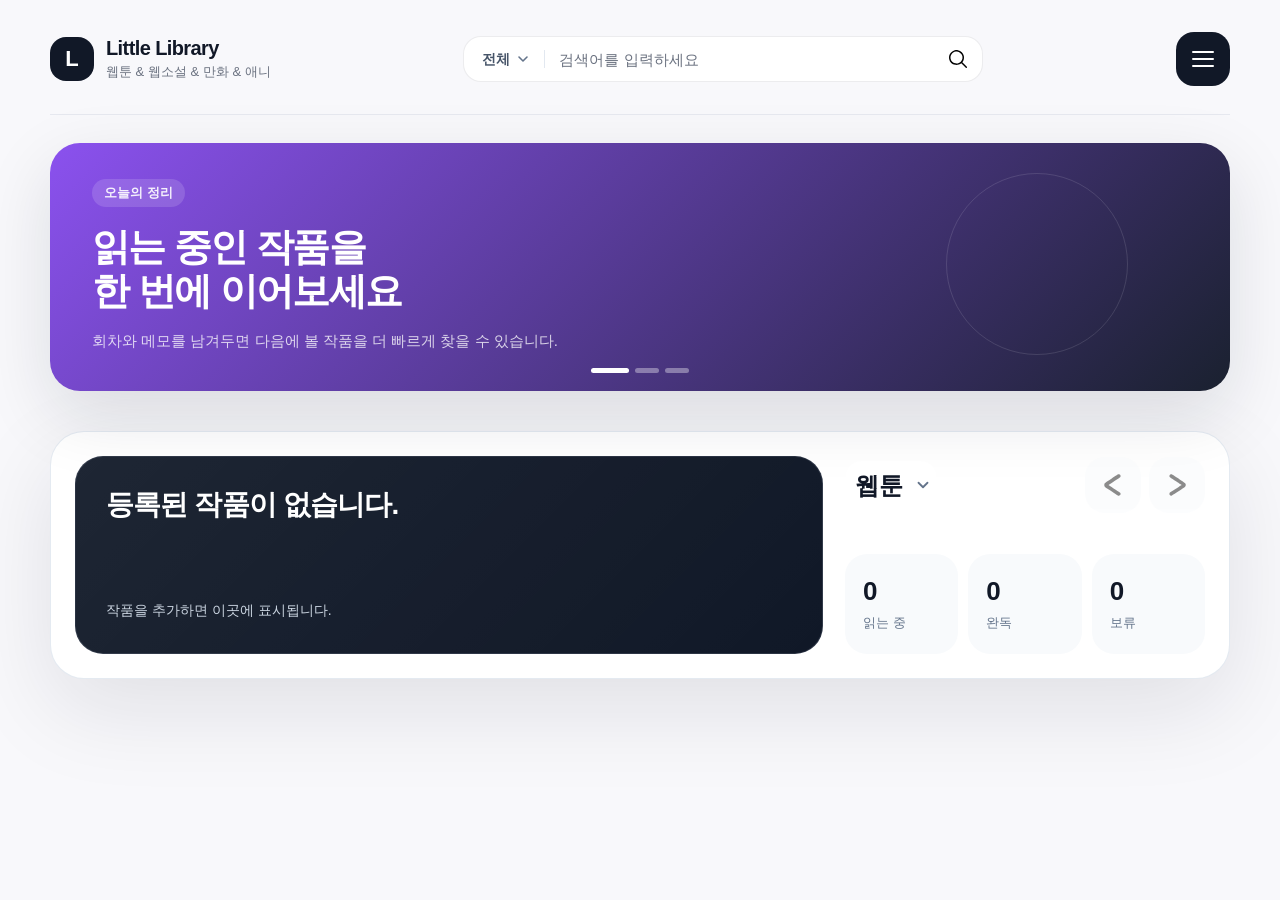
<file: index.html>
<!doctype html>
<html lang="ko">
<head>
  <meta charset="UTF-8">
  <meta http-equiv="refresh" content="0; url=html/main.html">
  <title>나만의 작은 도서관</title>
</head>
<body>
  <script>
    location.href = "html/main.html";
  </script>
  <a href="html/main.html">나만의 작은 도서관 열기</a>
</body>
</html>
</file>
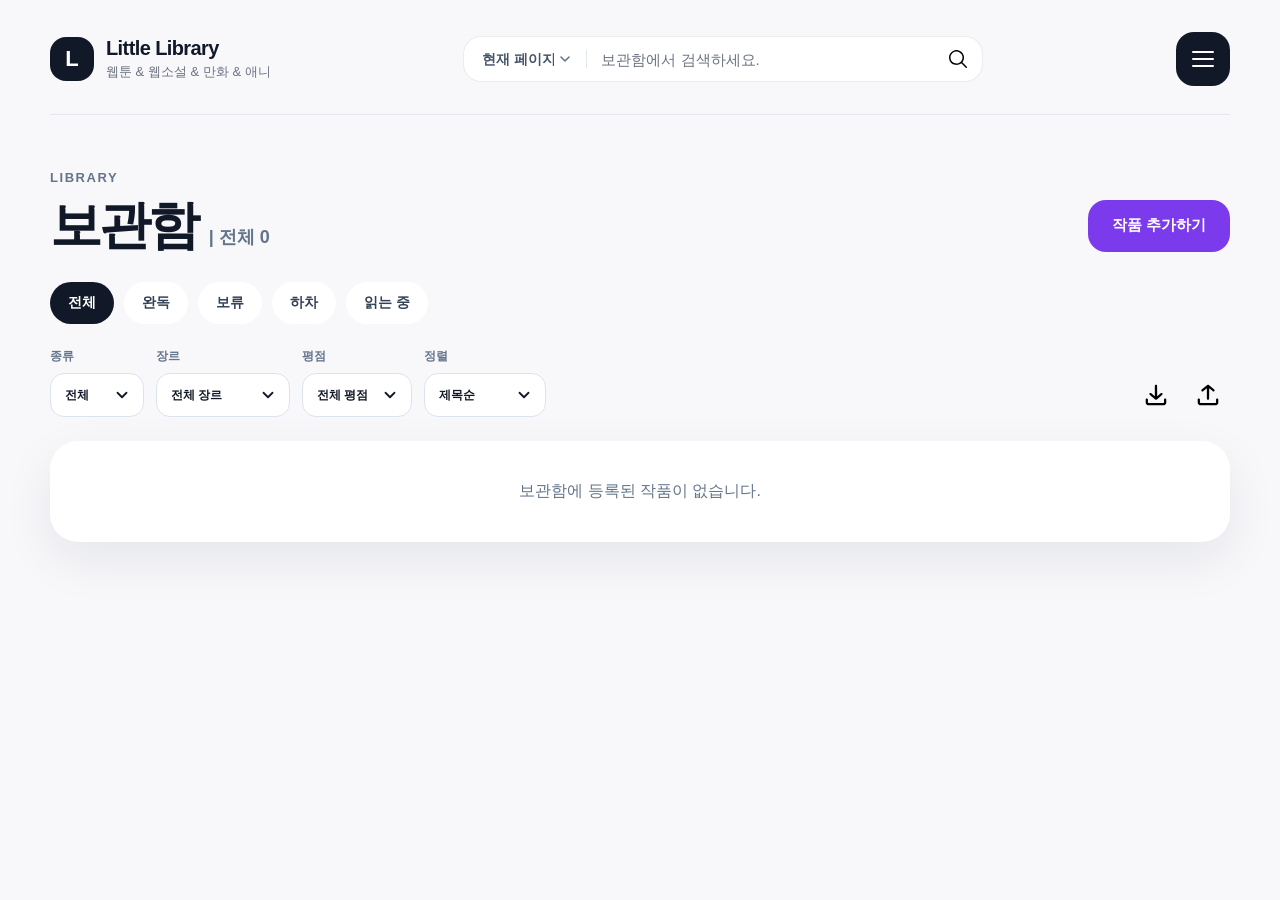
<file: html/library.html>
﻿<!DOCTYPE html>
<html lang="ko">
<head>
  <meta charset="UTF-8" />
  <meta name="viewport" content="width=device-width, initial-scale=1.0" />
  <title>보관함 | Little Library</title>
  <link rel="stylesheet" href="../css/style.css?v=15" />
</head>
<body data-page="library">
  <div class="page">
    <div class="container">
      <header class="header">
        <a href="main.html" class="logo">
          <div class="logo-icon">L</div>
          <div class="logo-text">
            <strong>Little Library</strong>
            <span>웹툰 & 웹소설 & 만화 & 애니</span>
          </div>
        </a>

        <form class="search-box">
          <label class="search-scope-label" aria-label="검색 범위">
            <select id="searchScopeSelect">
              <option value="page">현재 페이지</option>
              <option value="title">제목</option>
              <option value="author">작가</option>
              <option value="tags">태그</option>
              <option value="description">작품소개</option>
              <option value="memo">메모</option>
            </select>
          </label>
          <input id="librarySearchInput" type="text" placeholder="보관함에서 검색하세요." />
          <button type="submit" aria-label="검색">
            <img src="../image/search.svg" alt="검색" />
          </button>
        </form>

        <div class="menu-wrap">
          <button class="menu-button" type="button" aria-label="메뉴 열기">
            <span></span>
            <span></span>
            <span></span>
          </button>
          <div class="dropdown-menu">
            <a href="library.html?page=webtoon">웹툰</a>
            <a href="library.html?page=webnovel">웹소설</a>
            <a href="library.html?page=manga">만화</a>
            <a href="library.html?page=anime">애니</a>
            <a href="library.html?page=recent">최근기록</a>
            <a href="library.html?page=library">보관함</a>
          </div>
        </div>
      </header>

      <main class="library-page">
        <section class="library-head">
          <div>
            <p class="eyebrow" id="libraryEyebrow">LIBRARY</p>
            <div class="library-title-row">
              <div class="library-title-wrap">
                <h1 id="libraryPageTitle">보관함</h1>
                <span class="library-count" id="libraryWorkCount">| 전체 0</span>
              </div>
              <button class="button-primary add-work-button" type="button">작품 추가하기</button>
            </div>
            <p id="libraryDescription">저장한 작품들을 관리하는 페이지입니다.</p>
          </div>
        </section>

        <section class="library-filter">
          <button class="filter-button active" type="button" data-filter="all">전체</button>
          <button class="filter-button" type="button" data-filter="completed">완독</button>
          <button class="filter-button" type="button" data-filter="paused">보류</button>
          <button class="filter-button" type="button" data-filter="dropped">하차</button>
          <button class="filter-button" type="button" data-filter="reading">읽는 중</button>
        </section>

        <section class="library-tools" aria-label="작품 관리 도구">
          <div class="tool-group type-filter-group">
            <label>
              종류
              <select id="typeFilter">
                <option value="all">전체</option>
                <option value="webtoon">웹툰</option>
                <option value="webnovel">웹소설</option>
                <option value="manga">만화</option>
                <option value="anime">애니</option>
              </select>
            </label>
          </div>

          <div class="tool-group">
            <label>
              장르
              <select id="genreFilter">
                <option value="all">전체 장르</option>
              </select>
            </label>
          </div>

          <div class="tool-group">
            <label>
              평점
              <select id="ratingFilter">
                <option value="all">전체 평점</option>
                <option value="5">5점</option>
                <option value="4">4점</option>
                <option value="3">3점</option>
                <option value="2">2점</option>
                <option value="1">1점</option>
              </select>
            </label>
          </div>

          <div class="tool-group">
            <label>
              정렬
              <select id="sortSelect">
                <option value="title">제목순</option>
                <option value="ratingDesc">높은 평점순</option>
                <option value="ratingAsc">낮은 평점순</option>
                <option value="recent">최근 기록순</option>
              </select>
            </label>
          </div>

          <div class="backup-tools">
            <button class="tool-button export-works-button" type="button" aria-label="JSON 내보내기">
              <img src="../image/download.svg" alt="" aria-hidden="true" />
            </button>

            <div class="backup-action-wrap">
              <button class="tool-button import-works-button" type="button" aria-label="JSON 관리" aria-haspopup="menu" aria-expanded="false">
                <img src="../image/upload.svg" alt="" aria-hidden="true" />
              </button>

              <div class="backup-menu" role="menu" hidden>
                <button class="backup-menu-item import-file-button" type="button" role="menuitem">파일 업로드</button>
                <button class="backup-menu-item reset-works-button" type="button" role="menuitem">초기화</button>
              </div>
            </div>

            <input id="importWorksInput" type="file" accept="application/json,.json" hidden />
          </div>
        </section>

        <div class="delete-confirm-box reset-confirm-box" role="alertdialog" aria-modal="true" aria-labelledby="resetConfirmTitle" data-return-focus=".import-works-button">
          <div class="delete-confirm-panel">
            <h3 id="resetConfirmTitle">목록 초기화</h3>
            <p>저장된 작품 목록을 초기 상태로 되돌릴까요?</p>
            <div>
              <button class="delete-cancel-button reset-cancel-button" type="button">취소</button>
              <button class="delete-confirm-button reset-confirm-button" type="button">초기화</button>
            </div>
          </div>
        </div>

        <section class="library-grid" id="libraryGrid"></section>
      </main>
    </div>
  </div>

  <script src="../js/config.js"></script>
  <script src="../js/utils.js"></script>
  <script src="../js/state.js"></script>
  <script src="../js/navigation.js"></script>
  <script src="../js/search.js"></script>
  <script src="../js/library.js"></script>
  <script src="../js/modal-utils.js"></script>
  <script src="../js/form-modal.js"></script>
  <script src="../js/backup.js"></script>
  <script src="../js/detail-modal.js"></script>
  <script src="../js/app.js"></script>
</body>
</html>
</file>
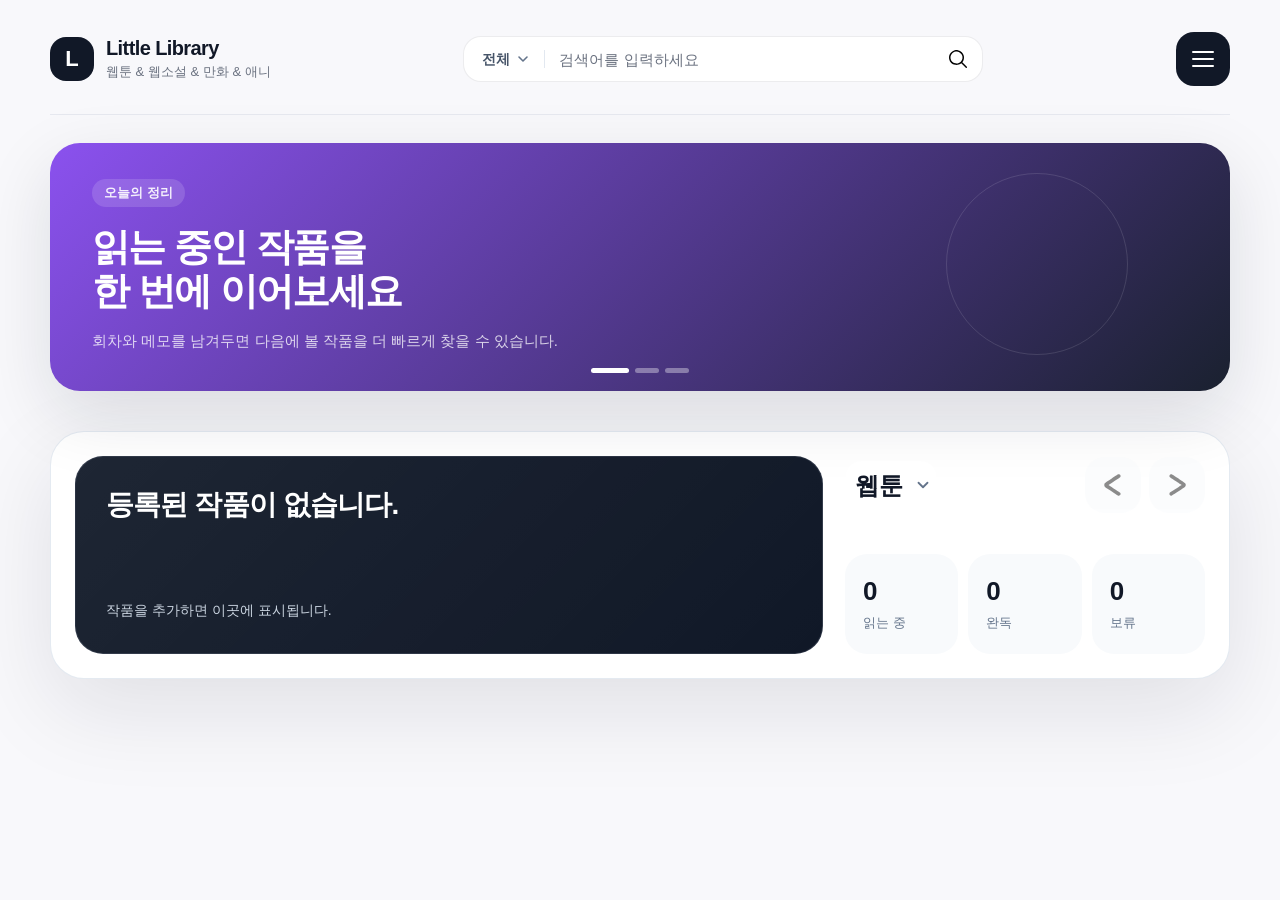
<file: html/main.html>
﻿<!DOCTYPE html>
<html lang="ko">
<head>
  <meta charset="UTF-8" />
  <meta name="viewport" content="width=device-width, initial-scale=1.0" />
  <title>Little Library</title>
  <link rel="stylesheet" href="../css/style.css?v=15" />
</head>
<body data-page="main">
  <div class="page">
    <div class="container">
      <header class="header">
        <a href="main.html" class="logo">
          <div class="logo-icon">L</div>
          <div class="logo-text">
            <strong>Little Library</strong>
            <span>웹툰 & 웹소설 & 만화 & 애니</span>
          </div>
        </a>

        <form class="search-box">
          <label class="search-scope-label" aria-label="검색 범위">
            <select id="searchScopeSelect">
              <option value="all">전체</option>
              <option value="title">제목</option>
              <option value="author">작가</option>
              <option value="tags">태그</option>
              <option value="description">작품소개</option>
              <option value="memo">메모</option>
            </select>
          </label>
          <input type="text" placeholder="제목, 작가를 입력하세요" />
          <button type="submit" aria-label="검색">
            <img src="../image/search.svg" alt="검색" />
          </button>
        </form>

        <div class="menu-wrap">
          <button class="menu-button" type="button" aria-label="메뉴 열기">
            <span></span>
            <span></span>
            <span></span>
          </button>
          <div class="dropdown-menu">
            <a href="library.html?page=webtoon">웹툰</a>
            <a href="library.html?page=webnovel">웹소설</a>
            <a href="library.html?page=manga">만화</a>
            <a href="library.html?page=anime">애니</a>
            <a href="library.html?page=recent">최근기록</a>
            <a href="library.html?page=library">보관함</a>
          </div>
        </div>
      </header>

      <main class="hero">
        <section class="main-banner" aria-label="추천 배너">
          <div class="main-banner-track">
            <article class="main-banner-slide active">
              <div>
                <span class="main-banner-kicker">오늘의 정리</span>
                <h2>읽는 중인 작품을<br />한 번에 이어보세요</h2>
                <p>회차와 메모를 남겨두면 다음에 볼 작품을 더 빠르게 찾을 수 있습니다.</p>
              </div>
            </article>

            <article class="main-banner-slide">
              <div>
                <span class="main-banner-kicker">나만의 기록</span>
                <h2>취향별 작품을<br />태그로 묶어보세요</h2>
                <p>장르, 평점, 개인 메모까지 함께 정리해서 다시 찾기 쉽게 보관하세요.</p>
              </div>
            </article>

            <article class="main-banner-slide">
              <div>
                <span class="main-banner-kicker">최근기록</span>
                <h2>방금 수정한 작품을<br />놓치지 마세요</h2>
                <p>최근에 기록한 작품부터 확인하고, 이어서 볼 작품을 바로 골라보세요.</p>
              </div>
            </article>
          </div>

          <div class="main-banner-controls" aria-label="배너 이동">
            <div class="main-banner-dots" aria-label="배너 선택"></div>
          </div>
        </section>

        <aside class="preview-card">
          <div class="preview-top">
            <label class="preview-type-label" aria-label="미리보기 구분">
              <select id="previewTypeSelect">
                <option value="webtoon">웹툰</option>
                <option value="webnovel">웹소설</option>
                <option value="manga">만화</option>
                <option value="anime">애니</option>
              </select>
            </label>
            <div class="preview-controls">
              <button class="move-button icon-button prev-work-button" type="button" aria-label="이전 작품">
                <img src="../image/left.svg" alt="" aria-hidden="true" />
              </button>
              <button class="move-button icon-button next-work-button" type="button" aria-label="다음 작품">
                <img src="../image/right.svg" alt="" aria-hidden="true" />
              </button>
            </div>
          </div>

          <div class="stats">
            <button class="stat-item" type="button">
              <strong id="readingCount"></strong>
              <span>읽는 중</span>
            </button>
            <button class="stat-item" type="button">
              <strong id="completedCount"></strong>
              <span>완독</span>
            </button>
            <button class="stat-item" type="button">
              <strong id="pausedCount"></strong>
              <span>보류</span>
            </button>
          </div>

          <div class="novel-card">
            <div class="novel-card-top">
              <span class="rating" id="contentRating"></span>
            </div>
            <div class="novel-card-title-row">
              <h3 id="contentTitle"></h3>
              <span class="novel-card-author" id="contentAuthor"></span>
            </div>
            <p id="contentDescription"></p>
          </div>
        </aside>
      </main>
    </div>
  </div>

  <script src="../js/config.js"></script>
  <script src="../js/utils.js"></script>
  <script src="../js/state.js"></script>
  <script src="../js/navigation.js"></script>
  <script src="../js/search.js"></script>
  <script src="../js/main-preview.js"></script>
  <script src="../js/app.js"></script>
</body>
</html>
</file>
<file: css/style.css>
@import "./base.css?v=15";
@import "./header.css?v=15";
@import "./search.css?v=15";
@import "./main-preview.css?v=15";
@import "./library.css?v=15";
@import "./modal.css?v=15";
@import "./responsive.css?v=15";
</file>
